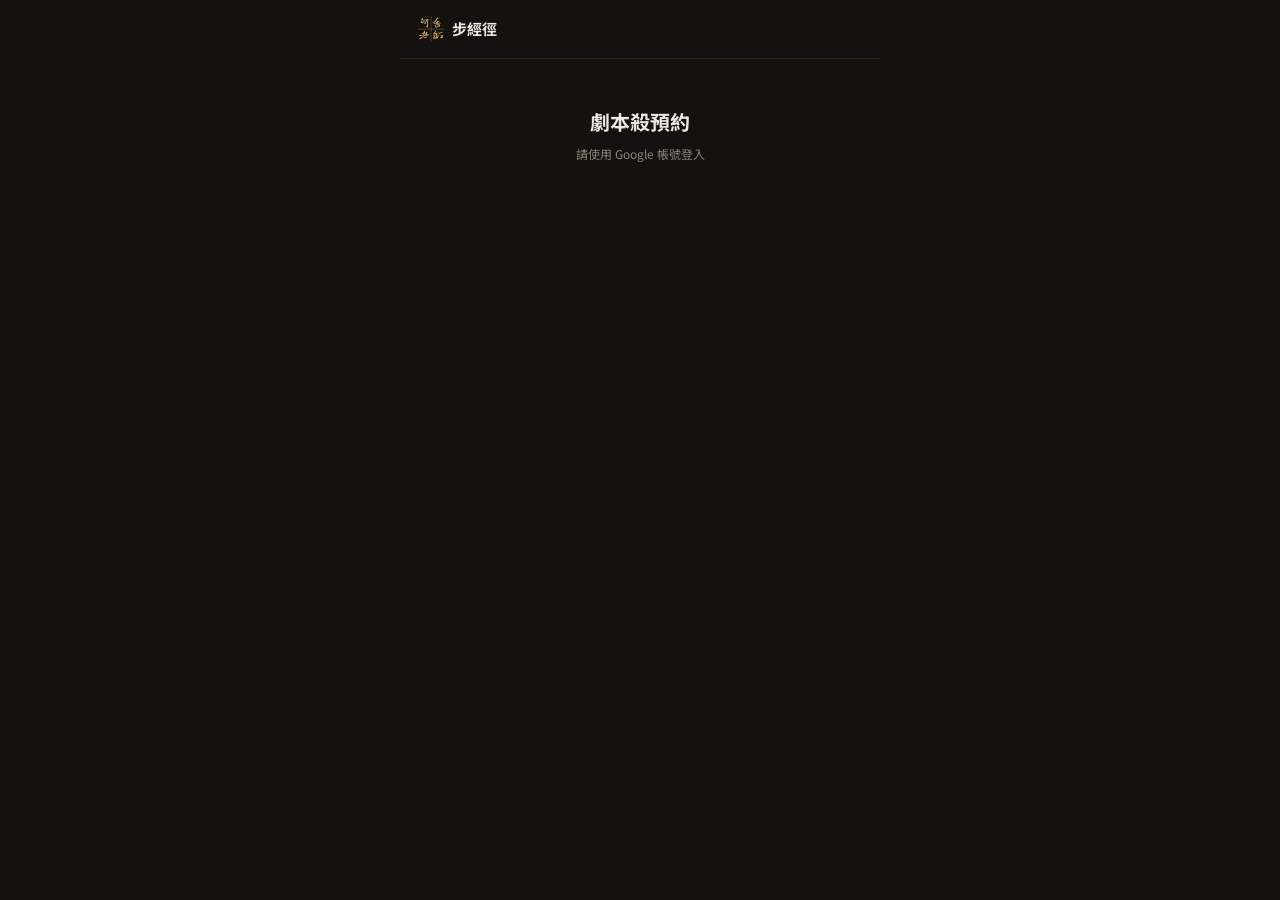
<file: index.html>
<!doctype html>
<html lang="zh-Hant">
<head>
  <meta charset="utf-8">
  <meta name="viewport" content="width=device-width, initial-scale=1, viewport-fit=cover">
  <title>步經徑</title>
  <link rel="icon" type="image/png" href="/favicon.png">

  <link rel="preconnect" href="https://fonts.googleapis.com">
  <link rel="preconnect" href="https://fonts.gstatic.com" crossorigin>
  <link rel="stylesheet" href="https://fonts.googleapis.com/css2?family=Noto+Sans+TC:wght@400;500;700&display=swap">
  <link rel="stylesheet" href="/style.css">

  <!--
    這家店的設定，部署時填入。本機開發可以用網址參數覆寫後端與 Google client id
    （只在 localhost 有效，見 js/api.js 的 devParam）。

    ★ 這個檔案是「每家店不一樣」的那一份設定。每店一條 branch，差異就只有這一段
      與 <title>——店名、後端主機、部署識別、Google client id。店名放在這裡而不是
      main.js，是為了讓 js/ 底下的每一支在每條 branch 上完全相同：那些檔案會一直
      因為通用修改而改動，只要裡面還留著店名，每次把 main 合進店家分支就會撞一次
      沒有意義的衝突。
    ★ 後端是各店共用的服務：一個服務服務好幾家店，靠部署識別（/v/<店家>）分開
      每家店的資料庫。demo（main 分支）是自己獨立的服務。
    ★ 寫成 JSON，不是一段會執行的 <script>：_headers 的 Content-Security-Policy 不准
      頁面裡有直接寫在 HTML 裡的程式（注入攻擊放程式的地方正是那裡）。type 是
      application/json 的區塊瀏覽器不會執行，由下一行的 js/site-config.js 讀出來。
    ★ 換後端主機時，_headers 的 connect-src 與 img-src 也要有那個主機，否則瀏覽器會
      擋下所有 API 請求（tests/site-config.test.mjs 會抓到）。
  -->
  <script type="application/json" id="site-config">
    {
      "__BOO_KING_KING_SITE_NAME__": "步經徑",
      "__BOO_KING_KING_API_HOST__": "https://boo-king-king-api.onrender.com",
      "__BOO_KING_KING_VARIANT__": "tutor-arthur",
      "__GOOGLE_CLIENT_ID__": "903554149397-i8l9mfpn86m3352i49472rn6fj39f0kg.apps.googleusercontent.com"
    }
  </script>
  <script src="/js/site-config.js"></script>
  <script src="https://accounts.google.com/gsi/client" async defer></script>
</head>
<body>
  <div id="app" class="app"></div>
  <script type="module" src="/js/main.js"></script>
</body>
</html>
</file>
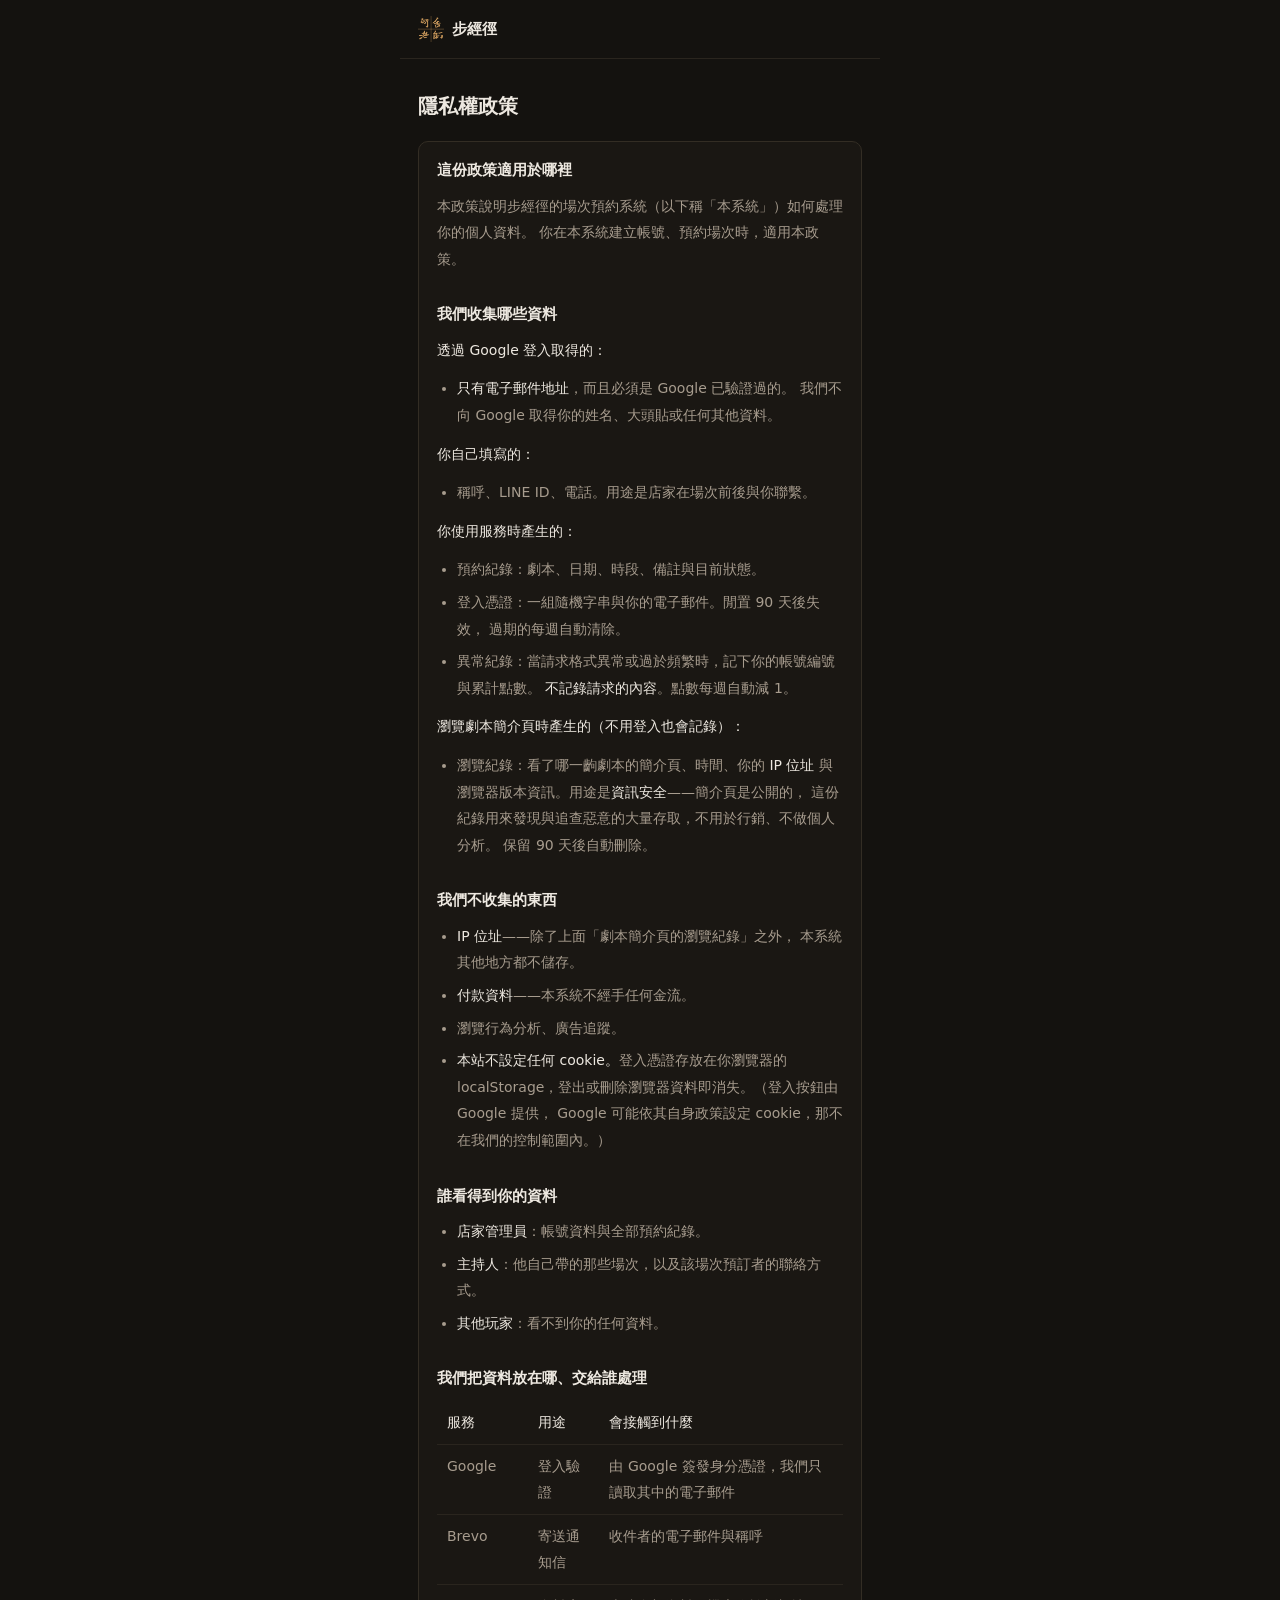
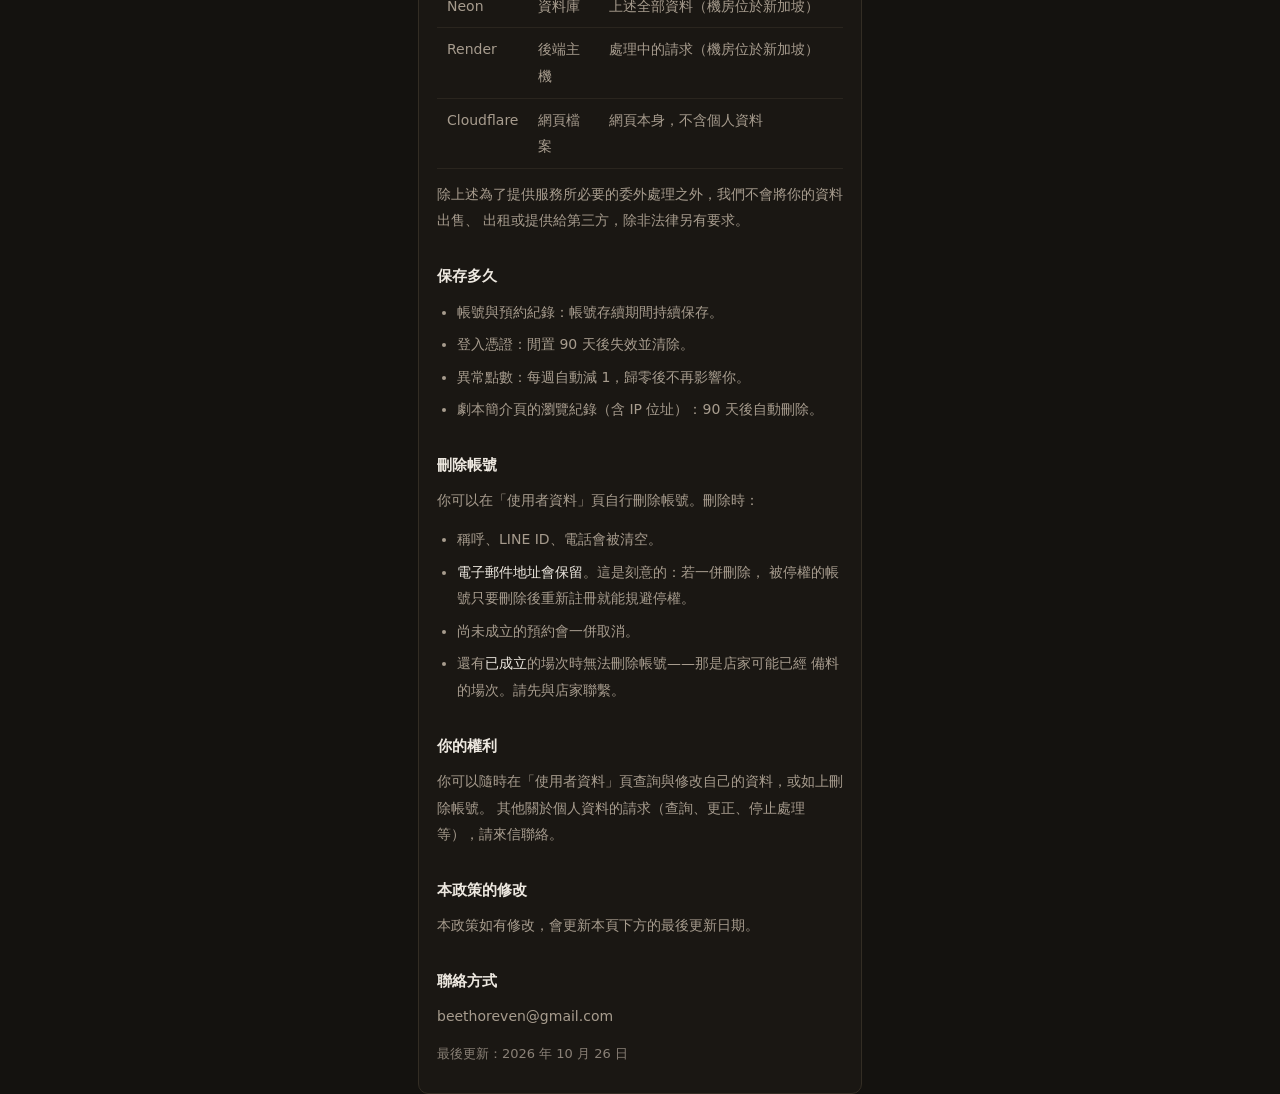
<file: privacy.html>
<!doctype html>
<html lang="zh-Hant">
<head>
  <meta charset="utf-8">
  <meta http-equiv="Content-Security-Policy" content="default-src 'none'; style-src 'self' https://fonts.googleapis.com; font-src https://fonts.gstatic.com; img-src 'self'; object-src 'none'; base-uri 'self'; form-action 'self'">
  <!-- 這一頁自己的 CSP，照它實際載入的東西開到最小：本站的 style.css 與圖片、
       Google Fonts 的樣式表與字型檔。這一頁沒有程式，default-src 'none' 把程式、
       連線、內嵌框架全部擋掉。

       ★ 要排在所有載入資源的元素前面：meta 的 CSP 只管它後面的元素。
       ★ 正式站另外還有 _headers 的 CSP 標頭（全站共用，比這份寬）。兩份同時生效，
         只有兩份都放行的東西載得進來，所以這一頁要多載入什麼，兩份都要加。
       ★ 不准行內樣式：版面寫成 style.css 裡的 class，不要用 style 屬性。
       ★ frame-ancestors 寫在 meta 裡無效。防止被別的網站內嵌，靠的是 _headers 的
         frame-ancestors 與 X-Frame-Options。
       tests/doc-pages.test.mjs 會檢查這幾條。 -->
  <meta name="viewport" content="width=device-width, initial-scale=1, viewport-fit=cover">
  <title>隱私權政策 — 步經徑</title>
  <link rel="icon" type="image/png" href="favicon.png">

  <link rel="preconnect" href="https://fonts.googleapis.com">
  <link rel="preconnect" href="https://fonts.gstatic.com" crossorigin>
  <link rel="stylesheet" href="https://fonts.googleapis.com/css2?family=Noto+Sans+TC:wght@400;500;700&display=swap">
  <!-- 沿用同一份設計 token，配色與字級才不會跟主畫面各走各的。
       但這一頁刻意不載任何 JS：它只是文字，不需要登入、不需要 API，
       也就不該因為那些東西壞掉而看不到。

       ★ 這一頁是 Google OAuth 同意畫面上的「隱私權政策」連結，發佈正式版的
         前提是這個網址連得到。內容如果改了，記得同步更新頁尾的日期。 -->
  <link rel="stylesheet" href="style.css">
</head>
<body>
  <div class="app">
    <div class="topbar">
      <div class="topbar__brand">
        <img class="topbar__mark" src="brand-mark.png" alt="" aria-hidden="true">步經徑
      </div>
    </div>

    <div class="view">
      <div class="section doc-head">
        <h1 class="doc-head__title">隱私權政策</h1>
      </div>

      <div class="section">
        <div class="card card--flat doc">
          <h2>這份政策適用於哪裡</h2>
          <p>本政策說明步經徑的場次預約系統（以下稱「本系統」）如何處理你的個人資料。
             你在本系統建立帳號、預約場次時，適用本政策。</p>

          <h2>我們收集哪些資料</h2>
          <p><strong>透過 Google 登入取得的：</strong></p>
          <ul>
            <li><strong>只有電子郵件地址</strong>，而且必須是 Google 已驗證過的。
                我們不向 Google 取得你的姓名、大頭貼或任何其他資料。</li>
          </ul>
          <p><strong>你自己填寫的：</strong></p>
          <ul>
            <li>稱呼、LINE ID、電話。用途是店家在場次前後與你聯繫。</li>
          </ul>
          <p><strong>你使用服務時產生的：</strong></p>
          <ul>
            <li>預約紀錄：劇本、日期、時段、備註與目前狀態。</li>
            <li>登入憑證：一組隨機字串與你的電子郵件。閒置 90 天後失效，
                過期的每週自動清除。</li>
            <li>異常紀錄：當請求格式異常或過於頻繁時，記下你的帳號編號與累計點數。
                <strong>不記錄請求的內容</strong>。點數每週自動減 1。</li>
          </ul>
          <p><strong>瀏覽劇本簡介頁時產生的（不用登入也會記錄）：</strong></p>
          <ul>
            <li>瀏覽紀錄：看了哪一齣劇本的簡介頁、時間、你的 <strong>IP 位址</strong>
                與瀏覽器版本資訊。用途是<strong>資訊安全</strong>——簡介頁是公開的，
                這份紀錄用來發現與追查惡意的大量存取，不用於行銷、不做個人分析。
                保留 90 天後自動刪除。</li>
          </ul>

          <h2>我們不收集的東西</h2>
          <ul>
            <li><strong>IP 位址</strong>——除了上面「劇本簡介頁的瀏覽紀錄」之外，
                本系統其他地方都不儲存。</li>
            <li><strong>付款資料</strong>——本系統不經手任何金流。</li>
            <li>瀏覽行為分析、廣告追蹤。</li>
            <li><strong>本站不設定任何 cookie。</strong>登入憑證存放在你瀏覽器的
                localStorage，登出或刪除瀏覽器資料即消失。（登入按鈕由 Google 提供，
                Google 可能依其自身政策設定 cookie，那不在我們的控制範圍內。）</li>
          </ul>

          <h2>誰看得到你的資料</h2>
          <ul>
            <li><strong>店家管理員</strong>：帳號資料與全部預約紀錄。</li>
            <li><strong>主持人</strong>：他自己帶的那些場次，以及該場次預訂者的聯絡方式。</li>
            <li><strong>其他玩家</strong>：看不到你的任何資料。</li>
          </ul>

          <h2>我們把資料放在哪、交給誰處理</h2>
          <div class="doc__scroll">
            <table>
              <tr><th>服務</th><th>用途</th><th>會接觸到什麼</th></tr>
              <tr><td>Google</td><td>登入驗證</td>
                  <td>由 Google 簽發身分憑證，我們只讀取其中的電子郵件</td></tr>
              <tr><td>Brevo</td><td>寄送通知信</td><td>收件者的電子郵件與稱呼</td></tr>
              <tr><td>Neon</td><td>資料庫</td><td>上述全部資料（機房位於新加坡）</td></tr>
              <tr><td>Render</td><td>後端主機</td><td>處理中的請求（機房位於新加坡）</td></tr>
              <tr><td>Cloudflare</td><td>網頁檔案</td><td>網頁本身，不含個人資料</td></tr>
            </table>
          </div>
          <p>除上述為了提供服務所必要的委外處理之外，我們不會將你的資料出售、
             出租或提供給第三方，除非法律另有要求。</p>

          <h2>保存多久</h2>
          <ul>
            <li>帳號與預約紀錄：帳號存續期間持續保存。</li>
            <li>登入憑證：閒置 90 天後失效並清除。</li>
            <li>異常點數：每週自動減 1，歸零後不再影響你。</li>
            <li>劇本簡介頁的瀏覽紀錄（含 IP 位址）：90 天後自動刪除。</li>
          </ul>

          <h2>刪除帳號</h2>
          <p>你可以在「使用者資料」頁自行刪除帳號。刪除時：</p>
          <ul>
            <li>稱呼、LINE ID、電話會被清空。</li>
            <li><strong>電子郵件地址會保留</strong>。這是刻意的：若一併刪除，
                被停權的帳號只要刪除後重新註冊就能規避停權。</li>
            <li>尚未成立的預約會一併取消。</li>
            <li>還有<strong>已成立</strong>的場次時無法刪除帳號——那是店家可能已經
                備料的場次。請先與店家聯繫。</li>
          </ul>

          <h2>你的權利</h2>
          <p>你可以隨時在「使用者資料」頁查詢與修改自己的資料，或如上刪除帳號。
             其他關於個人資料的請求（查詢、更正、停止處理等），請來信聯絡。</p>

          <h2>本政策的修改</h2>
          <p>本政策如有修改，會更新本頁下方的最後更新日期。</p>

          <h2>聯絡方式</h2>
          <p>beethoreven@gmail.com</p>

          <p class="doc__updated">最後更新：2026 年 10 月 26 日</p>
        </div>
      </div>
    </div>
  </div>
</body>
</html>
</file>
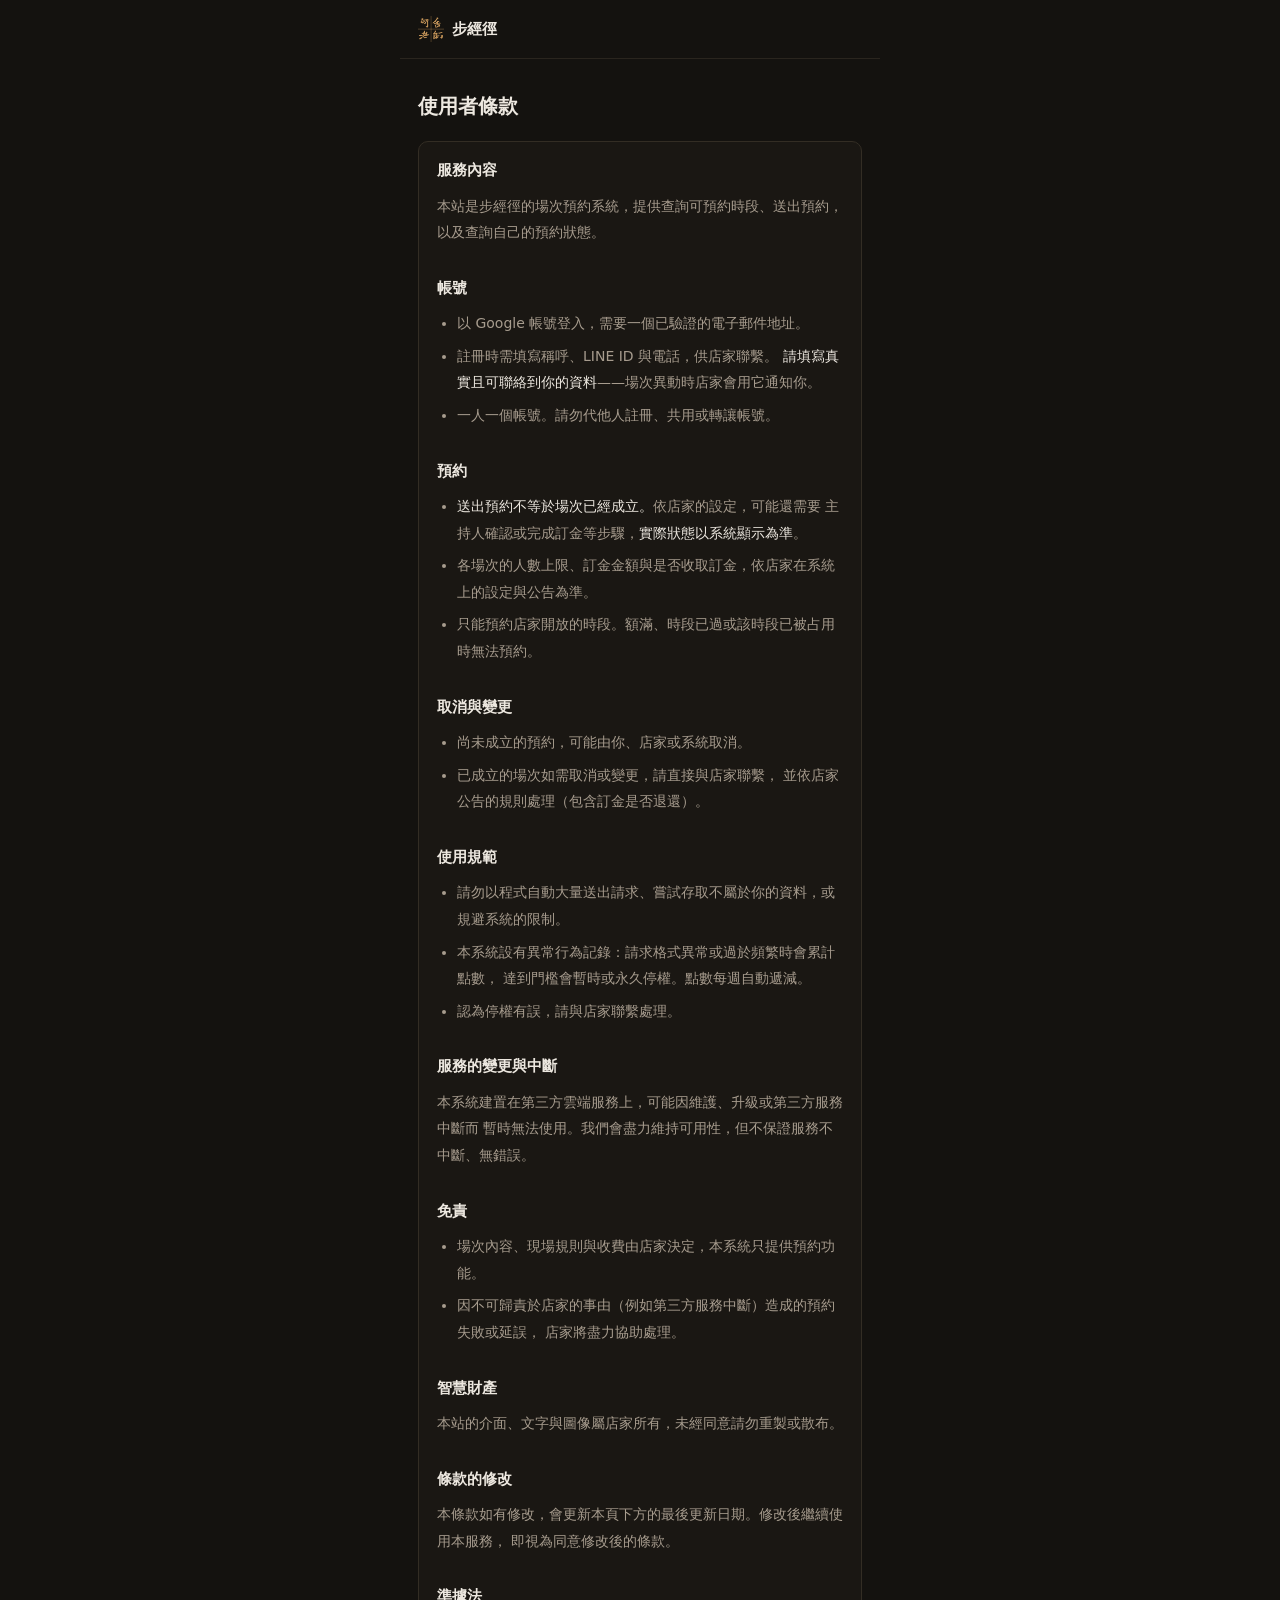
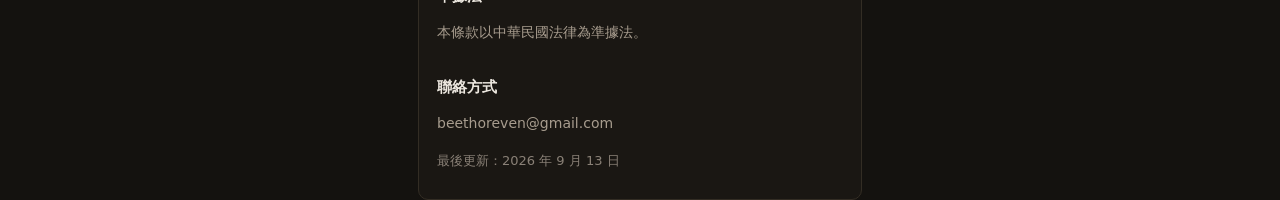
<file: terms.html>
<!doctype html>
<html lang="zh-Hant">
<head>
  <meta charset="utf-8">
  <meta http-equiv="Content-Security-Policy" content="default-src 'none'; style-src 'self' https://fonts.googleapis.com; font-src https://fonts.gstatic.com; img-src 'self'; object-src 'none'; base-uri 'self'; form-action 'self'">
  <!-- 這一頁自己的 CSP，照它實際載入的東西開到最小：本站的 style.css 與圖片、
       Google Fonts 的樣式表與字型檔。這一頁沒有程式，default-src 'none' 把程式、
       連線、內嵌框架全部擋掉。

       ★ 要排在所有載入資源的元素前面：meta 的 CSP 只管它後面的元素。
       ★ 正式站另外還有 _headers 的 CSP 標頭（全站共用，比這份寬）。兩份同時生效，
         只有兩份都放行的東西載得進來，所以這一頁要多載入什麼，兩份都要加。
       ★ 不准行內樣式：版面寫成 style.css 裡的 class，不要用 style 屬性。
       ★ frame-ancestors 寫在 meta 裡無效。防止被別的網站內嵌，靠的是 _headers 的
         frame-ancestors 與 X-Frame-Options。
       tests/doc-pages.test.mjs 會檢查這幾條。 -->
  <meta name="viewport" content="width=device-width, initial-scale=1, viewport-fit=cover">
  <title>使用者條款 — 步經徑</title>
  <link rel="icon" type="image/png" href="favicon.png">

  <link rel="preconnect" href="https://fonts.googleapis.com">
  <link rel="preconnect" href="https://fonts.gstatic.com" crossorigin>
  <link rel="stylesheet" href="https://fonts.googleapis.com/css2?family=Noto+Sans+TC:wght@400;500;700&display=swap">
  <!-- 沿用同一份設計 token，配色與字級才不會跟主畫面各走各的。
       但這一頁刻意不載任何 JS：它只是文字，不需要登入、不需要 API，
       也就不該因為那些東西壞掉而看不到。

       ★ 這一頁是 Google OAuth 同意畫面上的「服務條款」連結，發佈正式版的
         前提是這個網址連得到。內容如果改了，記得同步更新頁尾的日期。 -->
  <link rel="stylesheet" href="style.css">
</head>
<body>
  <div class="app">
    <div class="topbar">
      <div class="topbar__brand">
        <img class="topbar__mark" src="brand-mark.png" alt="" aria-hidden="true">步經徑
      </div>
    </div>

    <div class="view">
      <div class="section doc-head">
        <h1 class="doc-head__title">使用者條款</h1>
      </div>

      <div class="section">
        <div class="card card--flat doc">
          <h2>服務內容</h2>
          <p>本站是步經徑的場次預約系統，提供查詢可預約時段、送出預約，
             以及查詢自己的預約狀態。</p>

          <h2>帳號</h2>
          <ul>
            <li>以 Google 帳號登入，需要一個已驗證的電子郵件地址。</li>
            <li>註冊時需填寫稱呼、LINE ID 與電話，供店家聯繫。
                <strong>請填寫真實且可聯絡到你的資料</strong>——場次異動時店家會用它通知你。</li>
            <li>一人一個帳號。請勿代他人註冊、共用或轉讓帳號。</li>
          </ul>

          <h2>預約</h2>
          <ul>
            <li><strong>送出預約不等於場次已經成立。</strong>依店家的設定，可能還需要
                主持人確認或完成訂金等步驟，<strong>實際狀態以系統顯示為準</strong>。</li>
            <li>各場次的人數上限、訂金金額與是否收取訂金，依店家在系統上的設定與公告為準。</li>
            <li>只能預約店家開放的時段。額滿、時段已過或該時段已被占用時無法預約。</li>
          </ul>

          <h2>取消與變更</h2>
          <ul>
            <li>尚未成立的預約，可能由你、店家或系統取消。</li>
            <li>已成立的場次如需取消或變更，請直接與店家聯繫，
                並依店家公告的規則處理（包含訂金是否退還）。</li>
          </ul>

          <h2>使用規範</h2>
          <ul>
            <li>請勿以程式自動大量送出請求、嘗試存取不屬於你的資料，或規避系統的限制。</li>
            <li>本系統設有異常行為記錄：請求格式異常或過於頻繁時會累計點數，
                達到門檻會暫時或永久停權。點數每週自動遞減。</li>
            <li>認為停權有誤，請與店家聯繫處理。</li>
          </ul>

          <h2>服務的變更與中斷</h2>
          <p>本系統建置在第三方雲端服務上，可能因維護、升級或第三方服務中斷而
             暫時無法使用。我們會盡力維持可用性，但不保證服務不中斷、無錯誤。</p>

          <h2>免責</h2>
          <ul>
            <li>場次內容、現場規則與收費由店家決定，本系統只提供預約功能。</li>
            <li>因不可歸責於店家的事由（例如第三方服務中斷）造成的預約失敗或延誤，
                店家將盡力協助處理。</li>
          </ul>

          <h2>智慧財產</h2>
          <p>本站的介面、文字與圖像屬店家所有，未經同意請勿重製或散布。</p>

          <h2>條款的修改</h2>
          <p>本條款如有修改，會更新本頁下方的最後更新日期。修改後繼續使用本服務，
             即視為同意修改後的條款。</p>

          <h2>準據法</h2>
          <p>本條款以中華民國法律為準據法。</p>

          <h2>聯絡方式</h2>
          <p>beethoreven@gmail.com</p>

          <p class="doc__updated">最後更新：2026 年 9 月 13 日</p>
        </div>
      </div>
    </div>
  </div>
</body>
</html>
</file>
<file: style.css>
/*
 * 設計 token 與共用元件樣式。
 *
 * 配色來自設計稿定案的方向：深色底 + 黃銅色點綴（C 的結構 + B 的配色）。
 * 所有顏色一律走這裡的變數，不要在別處寫死色碼——之後要調色只改這一區。
 */

:root {
  --bg: #14120f;
  --surface: #1e1b17;      /* 卡片、彈起的區塊 */
  --surface-2: #1a1713;    /* 輸入框等比背景略亮一階的表面 */
  --border: #332d24;
  --border-soft: #2a251e;

  --ink: #ede8e0;
  --ink-soft: #a79c8e;
  --ink-faint: #8a8177;
  --ink-disabled: #5c564c;

  --accent: #c8975a;
  --accent-soft: #2a2318;  /* 標籤底色 */
  --on-accent: #14120f;

  --danger: #d9705a;
  --danger-soft: #2e1c17;

  /* 預訂行事曆上那排點的顏色。一個狀態一個顏色，圖例就印在日曆上方，
     所以這四個值改了要記得那一列講的也跟著變。 */
  --dot-wait: #e0b341;     /* 等待主持人確認 */
  --dot-deposit: #d9705a;  /* 等待支付訂金 */
  --dot-booked: #6aa3d8;   /* 預約成立 */
  --dot-ended: #6f675d;    /* 已結束 */

  /* 忙碌日那一格：底色比背景亮一階，再加一圈外框。
     ★ 只靠底色的話幾乎看不出來（2026-09-18 線上實際看過），所以
       外框用白色、2px，一眼就看得到。 */
  --busy-bg: #2b2620;
  --busy-ring: #ffffff;

  --radius: 10px;
  --radius-sm: 6px;
  --pad: 18px;

  /* 告訴瀏覽器這一頁是深色的，讓它用深色版本畫「原生控制項」——
     數字欄位的上下箭頭、日期欄位的月曆圖示與跳出來的月曆面板、
     捲軸。這些是瀏覽器自己畫的，CSS 碰不到：
     ::-webkit-inner-spin-button 之類的偽元素不吃 color，硬改只能
     整個藏起來。不設這一行的話它們一律照淺色模式畫，在深底上就是
     白色方塊配深色箭頭，跟整個介面打架。 */
  color-scheme: dark;
}

* { box-sizing: border-box; }

body {
  margin: 0;
  background: var(--bg);
  color: var(--ink);
  font-family: "Noto Sans TC", system-ui, -apple-system, sans-serif;
  /* iOS Safari 在輸入框聚焦時，字體小於 16px 會自動放大整個頁面。
     這裡把基準設在 16px，輸入框也不低於它。 */
  font-size: 16px;
  line-height: 1.5;
}

a { color: var(--accent); }
a:hover { color: #e0b478; }

/* ── 版面 ───────────────────────────────────────────────── */

.app {
  max-width: 480px;
  margin: 0 auto;
  min-height: 100vh;
  display: flex;
  flex-direction: column;
}

.topbar {
  display: flex;
  align-items: center;
  justify-content: space-between;
  padding: 16px var(--pad);
  border-bottom: 1px solid var(--border-soft);
}

.topbar__brand {
  display: flex;
  align-items: center;
  gap: 8px;
  font-size: 15px;
  font-weight: 700;
  letter-spacing: -0.01em;
}

/* 有登入時品牌區塊是一顆「回到預約畫面」的按鈕。

   這裡只歸零瀏覽器自己加上去的東西（背景、外框、內距、字體），
   **不碰 font-size / font-weight / letter-spacing**——那三個由上面的
   .topbar__brand 明確設定，在這裡用 font 簡寫重設會把它們一起蓋掉，
   按鈕版跟純文字版就長得不一樣了。 */
.topbar__brand--home {
  background: none;
  border: none;
  padding: 0;
  font-family: inherit;
  color: inherit;
  cursor: pointer;
}
.topbar__brand--home:hover { color: var(--accent); }

.topbar__actions { display: flex; align-items: center; gap: 8px; }

.section {
  display: flex;
  flex-direction: column;
  gap: 8px;
  padding: 20px var(--pad) 0;
}

.section__label {
  font-size: 13px;
  font-weight: 700;
  color: var(--ink-faint);
}

.row { display: flex; gap: 10px; }
.row > * { flex: 1; }

.spacer { flex-grow: 1; }

/* ── 表單控制項 ─────────────────────────────────────────── */

.field { display: flex; flex-direction: column; gap: 5px; }

.field__label { font-size: 12px; color: var(--ink-faint); }

.field__hint {
  font-size: 12px;
  color: var(--ink-faint);
  min-height: 16px;
}

/* 破壞性操作的常駐警語（例如改 email 會影響登入） */
.field__warn { font-size: 12px; color: var(--danger); }

.select-wrap { position: relative; }

.select-wrap::after {
  content: "";
  position: absolute;
  right: 16px;
  top: 50%;
  width: 9px;
  height: 9px;
  border-right: 2px solid var(--accent);
  border-bottom: 2px solid var(--accent);
  transform: translateY(-70%) rotate(45deg);
  pointer-events: none;
}

.select-wrap--disabled::after { border-color: var(--ink-disabled); }

select, input[type="text"], input[type="number"], input[type="date"],
input[type="time"], input[type="email"], input[type="url"], textarea {
  width: 100%;
  appearance: none;
  -webkit-appearance: none;
  background: var(--surface-2);
  border: 1px solid var(--border);
  border-radius: var(--radius);
  padding: 12px 40px 12px 18px;
  font-size: 16px;
  font-weight: 500;
  color: var(--ink);
  font-family: inherit;
}

input[type="text"], input[type="number"], input[type="email"],
input[type="date"], input[type="time"], input[type="url"], textarea {
  padding-right: 18px;
}

select:disabled, input:disabled, textarea:disabled {
  color: var(--ink-disabled);
  background: #17140f;
  cursor: not-allowed;
}

select option { background: var(--surface); color: var(--ink); }

/* 錯誤狀態：紅框 + 欄位右側的驚嘆號 */
.field--error select,
.field--error input,
.field--error textarea { border-color: var(--danger); }

.field__error {
  display: flex;
  align-items: center;
  gap: 6px;
  font-size: 12px;
  color: var(--danger);
}

/* ── 按鈕 ───────────────────────────────────────────────── */

.btn {
  display: inline-flex;
  align-items: center;
  justify-content: center;
  gap: 6px;
  border: none;
  border-radius: var(--radius);
  padding: 15px 18px;
  font-family: inherit;
  font-size: 16px;
  font-weight: 700;
  cursor: pointer;
}

.btn--primary { background: var(--accent); color: var(--on-accent); }
.btn--primary:disabled { background: #4a4034; color: var(--ink-disabled); cursor: not-allowed; }

.btn--ghost {
  background: transparent;
  border: 1px solid var(--border);
  color: var(--ink-soft);
  padding: 10px 14px;
  font-size: 14px;
  font-weight: 500;
}

.btn--small { padding: 8px 12px; font-size: 13px; font-weight: 500; }

/* ── 標籤 ───────────────────────────────────────────────── */

.tag {
  display: inline-flex;
  align-items: center;
  gap: 6px;
  font-size: 13px;
  font-weight: 500;
  color: var(--accent);
  background: var(--accent-soft);
  padding: 6px 13px;
  border-radius: var(--radius-sm);
}

.tag-row { display: flex; flex-wrap: wrap; gap: 6px; }

/* ── 卡片與清單 ─────────────────────────────────────────── */

.card {
  background: var(--surface);
  border: 1px solid var(--border);
  border-radius: var(--radius);
  padding: 14px 18px;
}

.card--flat { background: var(--surface-2); }

.list { display: flex; flex-direction: column; gap: 8px; }

/* ── 頁籤 ───────────────────────────────────────────────── */

.tabs {
  display: flex;
  gap: 4px;
  padding: 0 var(--pad);
  border-bottom: 1px solid var(--border-soft);
  overflow-x: auto;
}

.tab {
  flex: none;
  background: none;
  border: none;
  border-bottom: 2px solid transparent;
  color: var(--ink-faint);
  font-family: inherit;
  font-size: 14px;
  font-weight: 500;
  padding: 12px 10px;
  cursor: pointer;
  white-space: nowrap;
}

.tab--active { color: var(--accent); border-bottom-color: var(--accent); }

/* ── 狀態訊息 ───────────────────────────────────────────── */

.empty, .loading {
  padding: 40px var(--pad);
  text-align: center;
  color: var(--ink-faint);
  font-size: 14px;
}

/* ── Toast ──────────────────────────────────────────────── */

.toast-layer {
  position: fixed;
  left: 50%;
  bottom: 24px;
  transform: translateX(-50%);
  display: flex;
  flex-direction: column;
  gap: 8px;
  z-index: 100;
  width: calc(100% - 36px);
  max-width: 420px;
  pointer-events: none;
}

.toast {
  background: var(--surface);
  border: 1px solid var(--border);
  border-radius: var(--radius);
  padding: 13px 18px;
  font-size: 14px;
  box-shadow: 0 8px 24px rgba(0, 0, 0, 0.4);
  animation: toast-in 0.18s ease-out;
}

.toast--error { border-color: var(--danger); color: var(--danger); }

@keyframes toast-in {
  from { opacity: 0; transform: translateY(8px); }
  to { opacity: 1; transform: none; }
}

/* ── 對話框 ─────────────────────────────────────────────── */

.modal-layer {
  position: fixed;
  inset: 0;
  background: rgba(0, 0, 0, 0.6);
  display: flex;
  align-items: center;
  justify-content: center;
  padding: 24px;
  z-index: 200;
}

.modal {
  background: var(--surface);
  border: 1px solid var(--border);
  border-radius: var(--radius);
  padding: 22px;
  width: 100%;
  max-width: 380px;
  display: flex;
  flex-direction: column;
  gap: 16px;
}

.modal__title { font-size: 16px; font-weight: 700; }
/* 對話框內文常常是多行（缺漏項目清單、預訂者資料、主持人名單），
   內容是用 \n 串起來的純文字，沒有這行就會全部摺成一行。 */
.modal__body {
  font-size: 14px;
  color: var(--ink-soft);
  line-height: 1.7;
  white-space: pre-line;
}
.modal__actions { display: flex; gap: 8px; justify-content: flex-end; }

@media (prefers-reduced-motion: reduce) {
  .toast { animation: none; }
}

/* ── 清單項目（主持人／管理員介面共用） ─────────────────── */

.list-item {
  display: flex;
  align-items: flex-start;
  justify-content: space-between;
  gap: 12px;
}

.list-item__main { display: flex; flex-direction: column; gap: 4px; min-width: 0; }
.list-item__title { font-size: 15px; font-weight: 700; }
.list-item__meta { font-size: 13px; color: var(--ink-soft); }
/* 備註是 textarea 打的：換行照原樣留著（pre-wrap）；一長串沒有空白的字
   （例如網址）也要能折行，不然會把卡片撐出畫面。 */
.list-item__note {
  font-size: 13px;
  color: var(--ink-soft);
  white-space: pre-wrap;
  overflow-wrap: anywhere;
}

.list-item__links {
  display: flex;
  align-items: center;
  gap: 6px;
  font-size: 13px;
  flex-wrap: wrap;
}

.list-item__side { flex: none; display: flex; align-items: center; }

.sep { color: var(--ink-disabled); }

/* 看起來像連結、實際是按鈕——可點擊的東西要是 button，
   鍵盤與螢幕閱讀器才操作得到。 */
.linklike {
  background: none;
  border: none;
  padding: 0;
  font-family: inherit;
  font-size: inherit;
  color: var(--accent);
  cursor: pointer;
  text-decoration: underline;
  text-underline-offset: 2px;
}
.linklike:hover { color: #e0b478; }

.status-chip {
  font-size: 12px;
  font-weight: 500;
  color: var(--accent);
  background: var(--accent-soft);
  padding: 5px 10px;
  border-radius: var(--radius-sm);
  white-space: nowrap;
}

.toolbar { flex-direction: row; align-items: center; gap: 10px; }

.pager {
  display: flex;
  align-items: center;
  justify-content: space-between;
  gap: 8px;
}
.pager__label { font-size: 12px; color: var(--ink-faint); }

/* 已確認的列在畫面上變暗、不可再操作 */
/* 標籤上的移除鍵（主持人名單） */
.tag__remove {
  background: none;
  border: none;
  padding: 0 0 0 2px;
  color: inherit;
  font-size: 15px;
  line-height: 1;
  cursor: pointer;
  opacity: 0.7;
}
.tag__remove:hover { opacity: 1; }

/* 勾選欄（是否已確認） */
.checkline {
  display: flex;
  align-items: center;
  gap: 8px;
  font-size: 14px;
  color: var(--ink-soft);
  cursor: pointer;
}
.checkline input[type="checkbox"] {
  width: 18px;
  height: 18px;
  accent-color: var(--accent);
  cursor: pointer;
}
.checkline input:disabled { cursor: not-allowed; opacity: 0.4; }

textarea { resize: vertical; min-height: 72px; line-height: 1.6; }

/* ── 日期時間輸入 ───────────────────────────────────────── */

/* hidden 屬性靠 UA 樣式的 display:none 生效，特異性低於 .section 的
   display:flex，會被蓋掉。用 JS 的 .hidden 控制顯示就必須補這一條。 */
[hidden] { display: none !important; }

/* 上排：日曆選擇器與時／分下拉。只是輸入輔助，真正的值在下排。 */
.picker-row {
  display: flex;
  align-items: center;
  flex-wrap: nowrap;
  gap: 6px;
}

.picker-row .select-wrap { flex-shrink: 0; }

.time-select {
  width: auto;
  padding: 12px 32px 12px 10px;
}

/* 下排：五個獨立數字欄位，這才是送出時讀的來源。
   刻意做成普通的 number 輸入——沒有「區段」的概念，
   所以不會像 <input type="date"> 那樣打到一半被打斷。

   ★ 選擇器要寫成 .dt-row input.dt-input，不能只寫 .dt-input：
     上面的基礎規則 input[type="number"] 特異性是 (0,1,1)，只用一個
     class 是 (0,1,0)，會輸給它——內距與寬度都蓋不掉，placeholder
     會被 18px 的左右內距擠到裁切。這裡用 (0,2,1) 確保贏。 */
.dt-row {
  display: flex;
  align-items: center;
  flex-wrap: nowrap;
  gap: 4px;
}

/* 欄位自己長滿整列，跟上面那排（日曆＋時分下拉）切齊。
   固定寬度的話五格加起來只佔一半，右邊空一大塊，看起來像被壓扁的。
   flex-basis 給 0 是關鍵：不從內容寬度起算，純粹按比例分剩餘空間，
   五格才會等寬。 */
.dt-row input.dt-input {
  flex: 1 1 0;
  width: auto;
  text-align: center;
  padding: 12px 4px;
  -moz-appearance: textfield;
  min-width: 0;
}

/* 數字欄位的上下箭頭在這種窄欄位裡只會擋到字 */
.dt-row input.dt-input::-webkit-outer-spin-button,
.dt-row input.dt-input::-webkit-inner-spin-button {
  -webkit-appearance: none;
  margin: 0;
}

/* 年要放四位數，比其他格多分一點空間 */
.dt-row input.dt-input--year { flex-grow: 1.6; }

.dt-unit {
  color: var(--ink-faint);
  font-size: 13px;
  flex-shrink: 0;
  margin-right: 2px;
}

/* 最後一個單位（分）的右邊距會讓整排比上面那排短 2px，切齊時看得出來 */
.dt-row .dt-unit:last-child { margin-right: 0; }

/* 頂欄的品牌圖。原本是一個 20px 的勾勾 SVG，改成圖檔之後尺寸給大一點：
   那是四個字排成 2×2，20px 會糊成一團。 */
.topbar__mark {
  width: 26px;
  height: 26px;
  object-fit: contain;
  flex-shrink: 0;
}

/* 載入中的轉圈圈。用 border 做而不是動畫圖檔或 SVG：這種尺寸下差別看不
   出來，而少一個要載的資源，在「正在等資源」的當下特別有意義。 */
.loading { display: flex; flex-direction: column; align-items: center; gap: 12px; }

.spinner {
  width: 22px;
  height: 22px;
  border: 2px solid var(--border);
  border-top-color: var(--accent);
  border-radius: 50%;
  animation: spin 0.7s linear infinite;
}

@keyframes spin { to { transform: rotate(360deg); } }

@media (prefers-reduced-motion: reduce) {
  .spinner { animation-duration: 2.4s; }
}

/* ── 劇本搜尋 ───────────────────────────────────────────── */

/* 結果清單疊在下方，不推開底下的內容——它是暫時出現的，把整頁往下擠
   會讓使用者正在看的東西跳位。 */
.search-wrap { position: relative; }

.search-results {
  position: absolute;
  left: 0;
  right: 0;
  top: calc(100% + 4px);
  z-index: 50;
  max-height: 240px;
  overflow-y: auto;
  background: var(--surface);
  border: 1px solid var(--border);
  border-radius: var(--radius);
  box-shadow: 0 8px 24px rgba(0, 0, 0, 0.45);
}

.search-hit {
  display: block;
  width: 100%;
  text-align: left;
  background: none;
  border: none;
  border-bottom: 1px solid var(--border-soft);
  color: var(--ink);
  font-family: inherit;
  font-size: 15px;
  padding: 12px 18px;
  cursor: pointer;
}
.search-hit:last-child { border-bottom: none; }
.search-hit:hover { background: var(--surface-2); color: var(--accent); }

.search-empty {
  padding: 14px 18px;
  font-size: 14px;
  color: var(--ink-faint);
}

/* 清單上方的即時搜尋框。跟「新增」按鈕同一列，所以要能自己撐開剩餘寬度。 */
.toolbar .search-inline {
  flex: 1;
  min-width: 0;
  padding: 8px 12px;
  font-size: 14px;
  font-weight: 400;
}

/* 頁籤列右側的動作按鈕（場次整理）。頁籤本身可以水平捲動，按鈕要固定
   在右邊不跟著捲走，所以用 margin-left:auto 推到底、並且不可壓縮。 */
.tabs--with-action { align-items: center; }
.tabs__action { margin-left: auto; flex: none; padding-left: 10px; }

/* 註冊頁的說明框。文字裡有換行（用 \n 寫的），要讓它顯示出來。 */
.notice {
  font-size: 14px;
  line-height: 1.7;
  color: var(--ink-soft);
  white-space: pre-line;
}

/* ── 使用者選單 ─────────────────────────────────────────── */

.menu { position: relative; }

.menu__toggle { padding: 8px 10px; display: inline-flex; }

.menu__panel {
  position: absolute;
  right: 0;
  top: calc(100% + 6px);
  z-index: 60;
  min-width: 150px;
  background: var(--surface);
  border: 1px solid var(--border);
  border-radius: var(--radius);
  box-shadow: 0 8px 24px rgba(0, 0, 0, 0.45);
  overflow: hidden;
}

.menu__item {
  display: block;
  width: 100%;
  text-align: left;
  background: none;
  border: none;
  /* 這個 class 同時給 <button> 與 <a> 用（選單裡有連出去的項目）。
     底線與 a 的預設顏色都要收掉，兩種標籤才長得一模一樣。 */
  text-decoration: none;
  border-bottom: 1px solid var(--border-soft);
  color: var(--ink);
  font-family: inherit;
  font-size: 14px;
  padding: 12px 16px;
  cursor: pointer;
  white-space: nowrap;
}
.menu__item:last-child { border-bottom: none; }
.menu__item:hover { background: var(--surface-2); color: var(--accent); }

/* ── 純文字文件頁（terms.html / privacy.html）────────────────────
   這兩頁不載任何 JS、也不用介面裡的元件，樣式集中在這一段。

   ★ 它們同時是 Google OAuth 同意畫面上的「服務條款」與「隱私權政策」
     連結，發佈正式版的前提是這兩個網址在**未登入、沒有 JS** 的情況下
     也讀得到。所以不要把它們改成需要登入或需要 JS 的畫面。 */
.doc { font-size: 14px; line-height: 1.9; color: var(--ink-soft); }
.doc h2 { font-size: 15px; font-weight: 700; color: var(--ink); margin: 28px 0 8px; }
.doc h2:first-of-type { margin-top: 0; }
.doc p { margin: 0 0 12px; }
.doc ul { margin: 0 0 12px; padding-left: 20px; }
.doc li { margin: 0 0 6px; }
.doc strong { color: var(--ink); font-weight: 500; }
.doc table { width: 100%; border-collapse: collapse; margin: 0 0 12px; }
.doc th, .doc td {
  text-align: left; vertical-align: top; padding: 8px 10px;
  border-bottom: 1px solid var(--border-soft);
}
.doc th { color: var(--ink); font-weight: 500; white-space: nowrap; }
/* 表格在窄畫面會超出去，讓它自己橫向捲，不要把整頁撐寬。 */
.doc__scroll { overflow-x: auto; }
.doc__updated { font-size: 13px; color: var(--ink-faint); margin: 32px 0 0; }
/* 頁面標題那一段。寫成 class 而不是 style 屬性：這兩頁的 CSP 不准行內樣式。
   ★ .doc-head 要排在 .section 後面：兩個一樣具體，後寫的才蓋得過 padding-top。 */
.doc-head { padding-top: 32px; }
.doc-head__title { font-size: 20px; font-weight: 700; margin: 0; }

/* 破壞性動作的按鈕。紅底白字——它跟旁邊那顆「編輯」的後果不是同一個
   量級，長得一樣會被順手按到。 */
.btn--danger { background: var(--danger); color: #fff; }
.btn--danger:disabled { background: #4a3330; color: var(--ink-disabled); cursor: not-allowed; }

/* 沒勾選的星期整列淡掉。用 class 而不是重繪，切換時旁邊正在編輯的
   時段輸入框才不會被卸下來（見 admin.js 的 renderWeekday）。 */
.row.is-off { opacity: .45; }

/* 時間輸入有兩組（自由輸入／店家設定的時段），同時只出現一組。
   兩組共用同一個寬度，切換時整排不會跳動。 */
.picker-time { flex: 1 1 0; min-width: 0; display: flex; align-items: center; gap: 6px; }

/* ── 自刻日曆 ───────────────────────────────────────────────
   原生 <input type="date"> 只吃 min/max，沒辦法把區間內個別沒開放的
   日子變成不可選。觸發欄位刻意做得跟原本那個輸入框一模一樣——換掉的是
   行為，不是視覺。見 js/calendar.js。 */

.cal-wrap { position: relative; flex: 1; min-width: 0; }

.cal-trigger {
  width: 100%;
  text-align: left;
  appearance: none;
  -webkit-appearance: none;
  background: var(--surface-2);
  border: 1px solid var(--border);
  border-radius: var(--radius);
  padding: 12px 18px;
  font-size: 16px;
  font-weight: 500;
  font-family: inherit;
  color: var(--ink);
  cursor: pointer;
}
.cal-trigger.is-empty { color: var(--ink-faint); }

.cal {
  position: absolute;
  z-index: 40;
  top: calc(100% + 6px);
  left: 0;
  /* 手機上不要溢出畫面：面板本身可以比觸發欄位寬，但不能超過視窗。 */
  min-width: 280px;
  max-width: min(340px, calc(100vw - 32px));
  padding: 12px;
  background: var(--surface);
  border: 1px solid var(--border);
  border-radius: var(--radius);
  box-shadow: 0 12px 32px rgba(0, 0, 0, .45);
}

.cal__head {
  display: flex;
  align-items: center;
  justify-content: space-between;
  margin-bottom: 8px;
}
.cal__title { font-size: 15px; font-weight: 700; }
.cal__nav {
  appearance: none;
  background: none;
  border: 1px solid var(--border);
  border-radius: var(--radius-sm);
  color: var(--ink);
  font-size: 18px;
  line-height: 1;
  /* 44px 觸控目標。失去系統選單已經是代價，不要順便變成難按。 */
  width: 44px;
  height: 44px;
  cursor: pointer;
}
.cal__nav:hover { border-color: var(--accent); }

.cal__grid { display: grid; grid-template-columns: repeat(7, 1fr); gap: 2px; }

.cal__dow {
  text-align: center;
  font-size: 12px;
  color: var(--ink-faint);
  padding-bottom: 4px;
}
.cal__pad { height: 44px; }

.cal__day {
  height: 44px;
  appearance: none;
  background: none;
  border: 1px solid transparent;
  border-radius: var(--radius-sm);
  color: var(--ink);
  font-size: 15px;
  font-family: inherit;
  cursor: pointer;
}
.cal__day:hover:not(:disabled) { border-color: var(--accent); }
.cal__day.is-selected { background: var(--accent); color: var(--on-accent); font-weight: 700; }

/* 沒開放的日子。淡掉而且真的按不下去——這是整個元件存在的理由。 */
.cal__day:disabled { color: var(--ink-disabled); cursor: not-allowed; }

.cal__empty {
  grid-column: 1 / -1;
  text-align: center;
  color: var(--ink-faint);
  font-size: 13px;
  padding: 16px 0;
}

/* 特定日期：兩行。日期＋開放與否＋移除在上，時段在下。
   四個擠一行時「開放／不開放」會被壓到只剩箭頭，而那一格正是這一列
   在講的事（見 admin.js 的 renderException）。 */
.exc { display: flex; flex-direction: column; gap: 6px; }
.exc + .exc { margin-top: 10px; }
.exc__mode { flex: 0 0 116px; }
.exc__mode select { padding-right: 32px; }
.exc__remove { flex: 0 0 auto; }
.exc__times input { width: 100%; }

/* ── Google 登入按鈕的白框 ─────────────────────────────────
   使用者已經登入 Google 時，GSI 會改用「個人化按鈕」（顯示頭像與信箱），
   而那個變體是畫在一個跨來源的 iframe 裡。DevTools 量到的實際結構是：

       iframe            width: 250px; height: 44px; margin: -2px -10px;
         └─ #container-div  padding: 2px 10px;

   按鈕只有 230×40，被那圈 padding 推在中間，而 iframe 內部文件的底色是
   白的——白色就從上下各 2px、左右各 10px 的那一圈露出來。深色頁面上看
   起來就是按鈕外面框了一個白色矩形。

   ★ 先試過在 iframe 元素上設 background: transparent 與 color-scheme:
     dark，部署後白框完全沒變——因為白色是 iframe **裡面那份文件**畫的，
     而跨來源的內容改不到。那個做法在這裡是無效的。

   有效的做法是把那一圈裁掉。inset 的數值正好對應上面的 padding，round
   讓裁切也是藥丸形，否則圓角外側仍然會露出白色。iframe 本身的負 margin
   已經把那一圈排除在版面之外，所以裁掉不會造成位移。

   數值取自 Google 目前的實作，哪天他們改了，這裡會跟著失準——但失準的
   後果只是白框回來，不會影響登入功能。 */
iframe[src*="accounts.google.com"] {
  clip-path: inset(2px 10px round 999px);
}

/* 劇本名稱帶簡介連結時的樣式。用底線而不是換顏色——名稱本身在深色底上
   已經是最亮的一級文字，再變色會跟「已選中」之類的狀態混淆。 */
.link { color: inherit; text-decoration: underline; text-underline-offset: 3px;
        text-decoration-color: var(--accent); cursor: pointer; }
.link:hover { text-decoration-thickness: 2px; }

/* 搜尋框 + 簡介按鈕同一排。搜尋框縮短、右邊留給按鈕。
   規格：搜尋框大約容納 20 個字就夠，不需要佔滿整排。 */
.search-row { display: flex; align-items: center; gap: 8px; }
.search-row .search-wrap { flex: 1 1 auto; min-width: 0; }
.search-row .search-wrap input { width: 100%; }
.intro-btn { flex: 0 0 auto; text-decoration: none; }

/* 停用狀態。按鈕本身已經沒有 href（見 booking.js），這裡只負責讓它
   看起來也是不能點的——兩者要一致，否則會出現「看起來灰的但點得動」
   或反過來。 */
.intro-btn.is-disabled {
  color: var(--ink-disabled);
  border-color: var(--border-soft);
  cursor: not-allowed;
  /* ★ pointer-events: none 是關鍵。只改顏色的話，.btn--ghost 的 hover 與
     :active 樣式照樣會觸發——按下去還是會亮起來，看起來像可以用。
     停用的控制項不該對滑鼠有任何反應。 */
  pointer-events: none;
}

/* 會打 API 的文字按鈕，等待中的樣子。
   加 `…` 而不是換成 spinner，是因為這些按鈕就嵌在一行文字裡（角色名、
   玩家名），塞一個轉圈圖會把行高撐開，整列跟著跳動。 */
.linklike:disabled {
  cursor: default;
  color: var(--ink-disabled);
  text-decoration: none;
}
.linklike.is-busy::after { content: '…'; }

/* 停權說明。多行，行距放寬一點——這是這位使用者畫面上唯一的文字，
   擠在一起讀起來像錯誤訊息，而它其實是給他的說明。 */
.blocked-note { display: flex; flex-direction: column; gap: 6px; line-height: 1.8; }

/* 名字後面的停權註記。比名字小、比正文淡——它是補充，不是標題的一部分。
   nowrap 是必要的：不加的話「9 月 4 日 20:41」會被拆到兩行中間，
   而一個斷在半路的日期比沒有日期更難讀。要換行就整段一起換。 */
.ban-note {
  margin-left: 8px;
  font-size: 12px;
  font-weight: 400;
  color: var(--danger);
  white-space: nowrap;
}
.status-chip--warn { color: var(--danger); background: var(--danger-soft); }

/* ── 預訂行事曆 ─────────────────────────────────────────────── */

/* 格子裡是「日期 + 底下一排點」，所以改成上下排。
   沒有點的日子不會多出空白：marks 不存在時這一格就只有數字。 */
.cal__day--mark {
  display: flex;
  flex-direction: column;
  align-items: center;
  justify-content: center;
  gap: 3px;
  line-height: 1.1;
}
.cal__day-num { font-size: 15px; }

/* 一場一個點，依開始時間由左往右。
   ★ 四場以上改畫一條線（見 js/mycalendar.js 的 MAX_DOTS）：一格在 320px
     的手機上只有約 39px 寬，第 5 個點就擠出去了。線用文字色而不是某個
     狀態色——它說的是「這天很滿」，不是某一種狀態。 */
.cal-marks { display: flex; align-items: center; gap: 3px; height: 6px; }
.cal-dot { display: inline-block; width: 6px; height: 6px; border-radius: 50%; }
.cal-line { display: inline-block; width: 22px; height: 3px; border-radius: 2px; background: var(--ink); }
/* 選起來的那一格底色是 accent，線要換成對比色才看得見。 */
.cal__day.is-selected .cal-line { background: var(--on-accent); }
/* 同理，點畫在 accent 底色上時，黃點會跟底色糊在一起——描一圈深色邊，
   四種顏色在選起來的那一格上就都還分得出來。 */
.cal__day.is-selected .cal-dot { box-shadow: 0 0 0 1px var(--on-accent); }

.cal-dot--gm_confirm { background: var(--dot-wait); }
.cal-dot--gm_reviewed { background: var(--dot-deposit); }
.cal-dot--booked { background: var(--dot-booked); }
.cal-dot--ended { background: var(--dot-ended); }

/* 指定行事曆用的是主持人視角的分類，不是整筆的狀態：待確認＝還在等他自己
   按確認、已確認＝他按過了（不管整筆走到哪一步）。顏色沿用同一組 token，
   所以兩份行事曆上「黃＝還要動作、藍＝定了、灰＝過去了」是同一件事。 */
/* 忙碌日：整格塗灰，再加一圈內框。
   ★ 內框不是裝飾：選中的那一格底色會換成 accent，只靠底色的話，
     「我現在選的這天是不是忙碌日」就看不出來了。 */
.cal__day.is-busy { background: var(--busy-bg); box-shadow: inset 0 0 0 2px var(--busy-ring); }
/* ★ 選中又是忙碌日的那一格要自己寫一條。少了它，底色會吃 is-busy 的灰、
   文字色卻還是 is-selected 的深色——深色字配深色底，數字整個看不見
   （2026-09-18 實測抓到）。選中仍然以 accent 為主，忙碌靠上面那圈內框表達。 */
.cal__day.is-busy.is-selected {
  background: var(--accent);
  color: var(--on-accent);
  /* 選中的那一格底色是 accent，白框在上面會糊掉，改用那一格的字色畫框——
     「我選的這天是不是忙碌日」選中時也要看得出來。 */
  box-shadow: inset 0 0 0 2px var(--on-accent);
}

.cal-dot--pending { background: var(--dot-wait); }
.cal-dot--confirmed { background: var(--dot-booked); }

/* 圖例。點只有配上這一列才看得懂，所以它跟日曆是一組的，不是裝飾。 */
.cal-legend {
  display: flex;
  flex-wrap: wrap;
  gap: 6px 14px;
  padding-top: 6px;
  font-size: 12px;
  color: var(--ink-soft);
}
.cal-legend__item { display: inline-flex; align-items: center; gap: 6px; }

/* 日曆下面「直接輸入年月日」那一排。外觀沿用預約畫面的 .dt-row，但不讓它
   長滿整列：三格撐滿之後，數字之間離得比日曆格子還開，而且那一排右邊之後
   要放主持人與店家版本的「設定忙碌日」。 */
.dt-row--jump { padding-top: 10px; }
/* 三格平常是固定寬，窄螢幕時縮小，讓「設定忙碌日」留在同一排（放在
   那裡剛好一排滿）。下限是「數字還放得下」：四位數的年約 44px、兩位數約 26px。
   ★ 不用換行解：一允許換行，瀏覽器會先換行再考慮縮格子，連 390px 的手機
     按鈕都會掉到下一行（2026-09-18 實測）。 */
.dt-row--jump input.dt-input { flex: 0 1 76px; width: auto; min-width: 36px; }
.dt-row--jump input.dt-input--year { flex-basis: 92px; min-width: 48px; }
/* 按鈕不折行、不被壓縮，靠右放——它是這一排的「動作」，不是第四格輸入。 */
.dt-row--jump .btn { flex: 0 0 auto; white-space: nowrap; margin-left: auto; }

/* 行事曆的清單裡每一項最後一行是狀態：同一天混著各種狀態，
   沒有這一行就分不出哪一筆是哪一種。比其他 meta 亮一階。 */
.list-item__status { color: var(--ink); }

/* ── 劇本簡介頁（/mmg/<id>，見 js/intro.js）──────────────────────
   公開頁面：沒登入的人也看得到。寬度跟主站一樣受 #app 的寬度限制。

   ★ 簡介頁的主色（按鈕、區塊框、區塊標題）自成一組 token，不直接用 --accent：
     步經徑就是 --accent 的黃，eli 的 --accent 是深棕，簡介頁要用粉紫。
     店家分支只改下面這兩個值，不要去改用到它們的規則。 */
.intro-page {
  --intro-accent: var(--accent);
  --on-intro-accent: var(--on-accent);
}
/* :not(:disabled)：停用的按鈕照樣用全站的灰，灰的才是不能按。 */
.intro-page .btn--primary:not(:disabled) { background: var(--intro-accent); color: var(--on-intro-accent); }
.intro { display: flex; flex-direction: column; gap: 14px; padding: 20px var(--pad) 32px; }
.intro__title { font-size: 22px; font-weight: 700; line-height: 1.4; margin: 0; }
/* 封面：照原比例，不裁切（後端已經縮過，這裡只是不讓它超出畫面）。
   直的圖限制高度，免得手機上一張圖就佔滿好幾個螢幕。 */
.intro__cover {
  display: block;
  max-width: 100%;
  max-height: 70vh;
  width: auto;
  height: auto;
  object-fit: contain;
  border-radius: var(--radius);
  align-self: center;
}
.intro__cover--thumb { max-height: 200px; align-self: flex-start; }
/* 劇本簡介、角色簡介、老闆的話各一個主色框：內容都是一長段文字，沒框的話
   一段接一段，看不出哪裡換了主題。 */
.intro__block {
  display: flex; flex-direction: column; gap: 6px;
  border: 1px solid var(--intro-accent); border-radius: var(--radius); padding: 14px 16px;
}
.intro__block .section__label { color: var(--intro-accent); }
/* 簡介是純文字：保留店家打的換行，長網址之類的不換行字串也要能斷行。 */
/* 主文字色（步經徑是白、eli 是近黑），不用次要的灰：簡介頁的主角就是這幾段字。 */
.intro__text { white-space: pre-wrap; overflow-wrap: anywhere; line-height: 1.8; color: var(--ink); }
/* 類型標籤跟時長、售價那一排分開：同樣的形狀、換一個顏色，一眼看得出是兩回事。 */
.tag--genre { color: var(--ink); background: var(--surface-2); border: 1px solid var(--border); }
.tag__remove {
  background: none; border: none; padding: 0 0 0 2px; margin: 0;
  color: inherit; font: inherit; line-height: 1; cursor: pointer; opacity: .7;
}
.tag__remove:hover { opacity: 1; }
/* 角色：一個角色一排。有圖時右邊放縮圖（寬度約四成），文字在左；沒圖時文字佔滿。
   最初的版面是「左半名稱與說明、右半圖片」。圖片改成約四成寬而不是一半：手機上
   整頁只有三百多 px 寬，一半給圖的話，說明一行只剩七、八個字，一段介紹會拉得
   很長；名稱也不固定佔上面四分之一，而是照字數自然排，短的介紹不會留一大塊空白。 */
.intro-char { display: grid; grid-template-columns: 1fr; gap: 12px; align-items: start; }
.intro-char--with-image { grid-template-columns: minmax(0, 1fr) 40%; }
.intro-char + .intro-char { border-top: 1px dashed var(--border); padding-top: 12px; margin-top: 6px; }
.intro-char__text { display: flex; flex-direction: column; gap: 4px; min-width: 0; }
.intro-char__name { font-weight: 700; color: var(--ink); overflow-wrap: anywhere; }
/* 縮圖統一 3:4 裁切，排起來整齊；點開看的是完整、不裁切的原圖。 */
.intro-char__thumb {
  padding: 0; border: none; background: none; cursor: zoom-in; display: block; width: 100%;
}
.intro-char__thumb img {
  display: block; width: 100%; aspect-ratio: 3 / 4; object-fit: cover; border-radius: var(--radius);
}
/* 放大的角色圖：最大跟封面一樣（封面受 .app 寬度與 70vh 限制，見 .intro__cover）。 */
.lightbox {
  position: fixed; inset: 0; z-index: 1000; background: rgba(0, 0, 0, .8);
  display: flex; align-items: center; justify-content: center; padding: 16px; cursor: zoom-out;
}
.lightbox__img {
  max-width: min(100%, calc(480px - 2 * var(--pad)));
  max-height: 70vh; width: auto; height: auto; object-fit: contain; border-radius: var(--radius);
}
.intro-edit__chars { display: flex; flex-direction: column; gap: 10px; }
.intro-edit__char { display: flex; flex-direction: column; gap: 8px; }
.intro-edit__char-head { display: flex; align-items: center; justify-content: space-between; gap: 8px; }
.intro-edit__char-actions { display: flex; gap: 6px; }
.intro-edit__char-image { display: flex; flex-direction: column; gap: 8px; align-items: flex-start; }
.intro-edit__char-image .row { align-self: stretch; }
/* 圖片上傳中：轉圈＋字排成一行，佔的高度跟縮圖差不多，傳完換成圖時版面不跳太多。 */
.intro-edit__busy { flex-direction: row; gap: 8px; padding: 12px 0; color: var(--ink-soft); font-size: 14px; }
.intro-page .intro-edit__busy .spinner { border-top-color: var(--intro-accent); }
.intro-edit__char-thumb { width: 96px; aspect-ratio: 3 / 4; object-fit: cover; border-radius: var(--radius); }
/* 編輯模式下面的預覽，用一條線跟編輯區分開。 */
.intro-edit__preview { border-top: 1px dashed var(--border); margin-top: 8px; }
.intro-edit__cover { display: flex; }
/* 簡介頁的品牌區塊、做成按鈕樣子的連結（編輯簡介頁、回劇本管理）：
   它們是 <a>，不要連結的底線。 */
a.topbar__brand--home, a.btn { text-decoration: none; }
</file>
